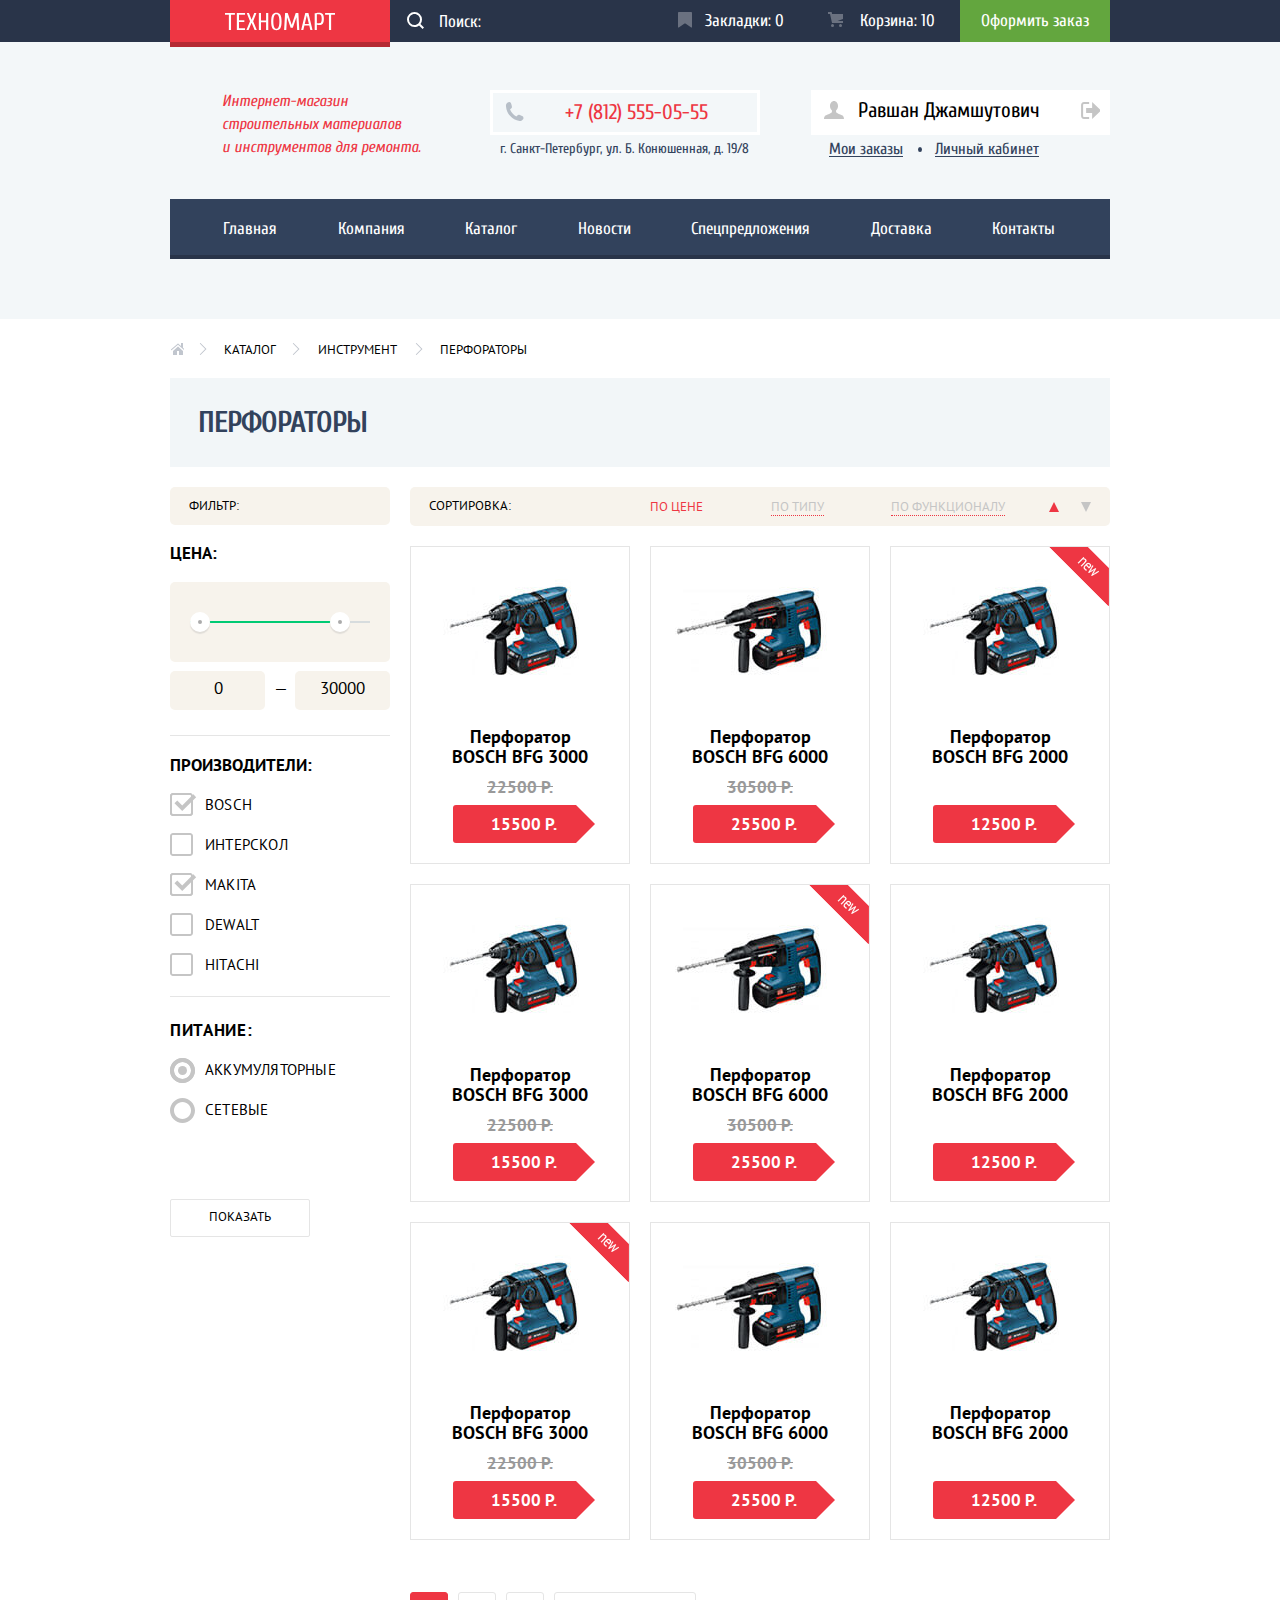
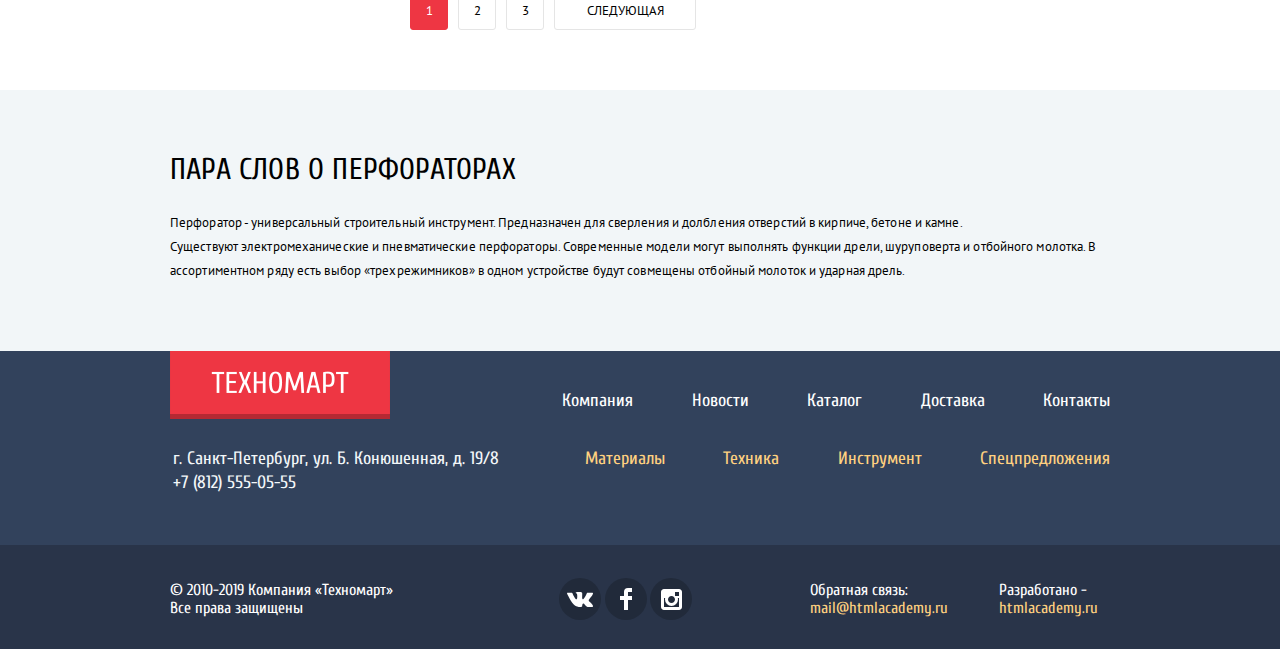
<file: catalog.html>
<!DOCTYPE html>
<html lang="ru">

<head>
    <meta charset="utf-8">
    <title>Каталог товаров интернет-магазин «Техномарт»</title>
    <link href="https://fonts.googleapis.com/css?family=Cuprum:400,400i,700&display=swap&subset=cyrillic" rel="stylesheet">
    <link href="https://fonts.googleapis.com/css?family=PT+Sans:400,400i,700,700i&display=swap&subset=cyrillic" rel="stylesheet">
    <link rel="stylesheet" href="css/normalize.css">
    <link rel="stylesheet" href="css/style.min.css">
</head>

<body>
    <header class="main-header">
        <section class="main-header-order">
            <div class="container-wrapper">
                <div class="container-order">
                    <div class="container-header-logo">
                        <a class="main-header-logo" href="index.html">
                            <img class="vissually-hidden" src="img/logo.png" width="220" height="47"
                                 alt="Логотип &laquo;Техномарт&raquo;">
                        </a>
                    </div>
                    <ul class="main-header-order-list">
                        <li class="main-header-order-item">
                            <form class="form-products" action="#" method="get">
                                <div class="product-search">
                                    <input type="search" name="search" placeholder="Поиск:" >
                                    <button class="product-search-btn" type="submit" value="Подтверждение поиска">Поиск</button>
                                </div>
                            </form>
                        </li>
                        <li class="main-header-order-item">
                            <a class="order-bookmark" href="#">
                                Закладки: 0
                            </a>
                        </li>
                        <li class="main-header-order-item">
                            <a class="order-cart" href="#">
                                Корзина: 10    
                            </a>                                
                        </li>
                        <li class="main-header-order-item">
                            <a class="place-order" href="#">
                                Оформить заказ
                            </a>  
                        </li>
                    </ul>
                </div>
            </div>
        </section>
        
        <section class="main-header-user-navigation">
            <div class="container-wrapper">
                <section class="header-user-account">
                    <section class="container-user-information">
                        <div class="site-description">
                            <i> Интернет-магазин
                                строительных материалов <br>
                                и инструментов для ремонта.</i>
                        </div>
                        <div class="site-phone">
                            <a href="tel:+78125550555">+7 (812) 555-05-55</a>
                            <address class="site-address">
                                г. Санкт-Петербург, ул. Б. Конюшенная, д. 19/8
                            </address>
                        </div>
                        <div class="user-name">
                            <a href="https://htmlacademy.ru/profile/id308327">                            
                                <p class="user-name-id">
                                    Равшан Джамшутович
                                </p>
                            </a>
                            <a href="index.html" class="logout-user" aria-label="Выход пользователя"></a>
                            <ul class="user-menu">
                                <li class="user-menu-item">
                                    <a href="#">Мои заказы</a>
                                </li>                               
                                <li class="user-menu-item">
                                    <a href="#">Личный кабинет</a>
                                </li>
                            </ul>
                        </div>
                    </section>
                    
                    <nav class="site-navigation">
                        <ul class="site-navigation-list">
                            <li class="site-navigation-item">
                                <a href="index.html">Главная</a>
                            </li>
                            <li class="site-navigation-item">
                                <a href="index.html#company">Компания</a>
                            </li>
                            <li class="site-navigation-item">
                                <a href="#">Каталог</a>
                            </li>
                            <li class="site-navigation-item">
                                <a href="index.html#news">Новости</a>
                            </li>
                            <li class="site-navigation-item">
                                <a href="index.html#popular">Спецпредложения</a>
                            </li>
                            <li class="site-navigation-item">
                                <a href="index.html#services">Доставка</a>
                            </li>
                            <li class="site-navigation-item">
                                <a href="index.html#contacts">Контакты</a>
                            </li>
                        </ul>
                    </nav>
                </section>
                
            </div>
        </section>
    </header>
                                <!-- Здесь заканчивается Header -->

    <main>
        <div class="container-wrapper"> 
            <ul class="breadcrumbs">
                <li class="breadcrumbs-item">
                    <a class="breadcrumbs-home" href="index.html">
                        <span class="vissually-hidden">Главная</span>
                    </a>
                </li>
                <li class="breadcrumbs-item">
                    <a href="catalog.html">Каталог</a>
                </li>
                <li class="breadcrumbs-item">
                    <a href="#">Инструмент</a>
                </li>
                <li class="breadcrumbs-current">
                    Перфораторы
                </li>
            </ul>
            <h1 class="page-title">Перфораторы</h1>
            <section class="container-page">
                <section class="page-filters">
                    <h2 class="vissually-hidden">Фильтр товаров</h2>
                    <p class="filters">Фильтр:</p>
                    <form action="https://echo.htmlacademy.ru" method="GET">
                        <fieldset>                            
                            <legend class="filter-price">Цена:</legend>
                            <div class="filter-range">
                                <div class="range-controls">
                                    <div class="scale">
                                        <div class="bar"></div>
                                        <div class="toogle toogle-min"></div>
                                        <div class="toogle toogle-max"></div>
                                    </div>
                                </div>
                                <div class="price-controls">
                                    <input class="min-price" type="text" name="min-price" value="0">
                                    <span> — </span>
                                    <input class="max-price" type="text" name="max-price" value="30000">
                                </div>
                            </div>
                        </fieldset>

                        <fieldset class="manufacturers">
                            <legend class="filter-manufacturers">Производители:</legend>
                                <ul class="filters-list-manufacturers">
                                    <li class="page-filters-item">
                                        <label class="label-filters">
                                            <input class="vissually-hidden" type="checkbox" name="Bosch" checked>
                                            <b class="checkbox">Bosch</b>
                                        </label>
                                    </li>
                                    <li class="page-filters-item">
                                        <label class="label-filters">
                                            <input class="vissually-hidden" type="checkbox" name="Interscol">
                                            <b class="checkbox">Интерскол</b>
                                        </label>
                                    </li>
                                    <li class="page-filters-item">
                                        <label class="label-filters">
                                            <input class="vissually-hidden" type="checkbox" name="Makita" checked>   
                                            <b class="checkbox">Makita</b>
                                        </label>
                                    </li>
                                    <li class="page-filters-item">
                                        <label class="label-filters">
                                            <input class="vissually-hidden" type="checkbox" name="Dewalt">                                            
                                            <b class="checkbox">Dewalt</b>
                                        </label>
                                    </li>
                                    <li class="page-filters-item">
                                        <label class="label-filters">
                                            <input class="vissually-hidden" type="checkbox" name="Hitachi">                                            
                                            <b class="checkbox">Hitachi</b>
                                        </label>
                                    </li>
                                </ul>
                        </fieldset>
                        <fieldset>
                            <legend class="filter-power">Питание:</legend>
                                <ul class="filters-list-power">
                                    <li class="page-filters-item">
                                        <label class="label-filters">
                                            <input class="vissually-hidden" type="radio" name="Power" value="Batery-power" checked>                                            
                                            <b class="radio">Аккумуляторные</b>
                                        </label>
                                    </li>
                                    <li class="page-filters-item">
                                        <label class="label-filters">
                                            <input class="vissually-hidden" type="radio" name="Power" value="AC-power" >                                            
                                            <b class="radio">Сетевые</b>
                                        </label>
                                    </li>
                                </ul>
                        </fieldset>
                        <button type="submit" class="filters-btn">Показать</button>
                    </form>
                </section>
                
                <section class="page-catalog">
                    <section class="sorting">
                        <p>Сортировка:</p>
                        <div class="sortting-wrapper">
                            <ul class="sorting-list">
                                <li class="sorting-item">
                                    <a class="sorting-link" href="sorting-price.html">По цене</a>    
                                </li>
                                <li class="sorting-item">
                                    <a class="sorting-link" href="sorting-type">По типу</a>
                                </li>
                                <li class="sorting-item">
                                    <a class="sorting-link" href="sorting-functionality">По функционалу</a>
                                </li>
                            </ul>
                                
                            <ul class="sorting-item-list">
                                <li class="sorting--item" aria-label="По возростанию">
                                    <a class="sorting--item-top" href="sorting-up.html">
                                        <span class="vissually-hidden">&#9650;</span>
                                    </a>
                                </li>
                                <li class="sorting--item" aria-label="По убыванию">
                                    <a class="sorting--item-down" href="sorting-down.html">
                                        <span class="vissually-hidden">&#9660;</span>
                                    </a>
                                </li>
                            </ul>
                        </div>
                    </section>   
                    <ul class="page-catalog-list">
                        <li class="page-catalog-item">
                            <img src="img/perf-1.jpg" width="218" height="170" alt="Перфоратор Bosch BFG 3000">
                            <p class="catalog-item-firm">
                                Перфоратор BOSCH                                
                                BFG 3000
                            </p>
                            <del class="catalog-item-price">22500 Р.</del>
                            <p class="catalog-item-new-price">15500 Р.</p>
                            <div class="container-buy-bookmark">
                                <a class="page-catalog-buy" href="#">Купить</a>
                                <button type="submit" class="page-catalog-btn">В закладки</button>
                            </div>
                        </li>
                        <li class="page-catalog-item">
                            <img src="img/perf-2.jpg" width="218" height="170" alt="Перфоратор Bosch BFG 6000">
                            <p class="catalog-item-firm">
                                Перфоратор BOSCH
                                BFG 6000
                            </p>
                            <del class="catalog-item-price">30500 Р.</del>
                            <p class="catalog-item-new-price">25500 Р.</p>
                            <div class="container-buy-bookmark">
                                <a class="page-catalog-buy" href="#">Купить</a>
                                <button type="submit" class="page-catalog-btn">В закладки</button>
                            </div>
                        </li>
                        <li class="page-catalog-item">
                            <div class="item-new">
                                <img src="img/perf-1.jpg" width="218" height="170" alt="Перфоратор Bosch BFG 2000">
                                <p class="catalog-item-firm">
                                    Перфоратор BOSCH
                                    BFG 2000
                                </p>
                                <p class="catalog-item-new-price">12500 Р.</p>
                                <div class="container-buy-bookmark">
                                    <a class="page-catalog-buy" href="#">Купить</a>
                                    <button type="submit" class="page-catalog-btn">В закладки</button>
                                </div>
                            </div>
                        </li>
                        <li class="page-catalog-item">
                            <img src="img/perf-1.jpg" width="218" height="170" alt="Перфоратор Bosch BFG 3000">
                            <p class="catalog-item-firm">
                                Перфоратор BOSCH
                                BFG 3000
                            </p>
                            <del class="catalog-item-price">22500 Р.</del>
                            <p class="catalog-item-new-price">15500 Р.</p>
                            <div class="container-buy-bookmark">
                                <a class="page-catalog-buy" href="#">Купить</a>
                                <button type="submit" class="page-catalog-btn">В закладки</button>
                            </div>
                        </li>
                        <li class="page-catalog-item">
                            <div class="item-new">
                                <img src="img/perf-2.jpg" width="218" height="170" alt="Перфоратор Bosch BFG 6000">
                                <p class="catalog-item-firm">
                                    Перфоратор BOSCH
                                    BFG 6000
                                </p>
                                <del class="catalog-item-price">30500 Р.</del>
                                <p class="catalog-item-new-price">25500 Р.</p>
                                <div class="container-buy-bookmark">
                                    <a class="page-catalog-buy" href="#">Купить</a>
                                    <button type="submit" class="page-catalog-btn">В закладки</button>
                                </div>
                            </div>
                        </li>
                        <li class="page-catalog-item">
                            <img src="img/perf-1.jpg" width="218" height="170" alt="Перфоратор Bosch BFG 2000">
                            <p class="catalog-item-firm">
                                Перфоратор BOSCH
                                BFG 2000
                            </p>
                            <p class="catalog-item-new-price">12500 Р.</p>
                            <div class="container-buy-bookmark">
                                <a class="page-catalog-buy" href="#">Купить</a>
                                <button type="submit" class="page-catalog-btn">В закладки</button>
                            </div>
                        </li>
                        <li class="page-catalog-item">
                            <div class="item-new">
                                <img src="img/perf-1.jpg" width="218" height="170" alt="Перфоратор Bosch BFG 3000">
                                <p class="catalog-item-firm">
                                    Перфоратор BOSCH
                                    BFG 3000
                                </p>
                                <del class="catalog-item-price">22500 Р.</del>
                                <p class="catalog-item-new-price">15500 Р.</p>
                                <div class="container-buy-bookmark">
                                    <a class="page-catalog-buy" href="#">Купить</a>
                                    <button type="submit" class="page-catalog-btn">В закладки</button>
                                </div>
                            </div>
                        </li>
                        <li class="page-catalog-item">
                            <img src="img/perf-2.jpg" width="218" height="170" alt="Перфоратор Bosch BFG 6000">
                            <p class="catalog-item-firm">
                                Перфоратор BOSCH
                                BFG 6000
                            </p>
                            <del class="catalog-item-price">30500 Р.</del>
                            <p class="catalog-item-new-price">25500 Р.</p>
                            <div class="container-buy-bookmark">
                                <a class="page-catalog-buy" href="#">Купить</a>
                                <button type="submit" class="page-catalog-btn">В закладки</button>
                            </div>
                        </li>
                        <li class="page-catalog-item">
                            <img src="img/perf-1.jpg" width="218" height="170" alt="Перфоратор Bosch BFG 2000">
                            <p class="catalog-item-firm">
                                Перфоратор BOSCH
                                BFG 2000
                            </p>
                            <p class="catalog-item-new-price">12500 Р.</p>
                            <div class="container-buy-bookmark">
                                <a class="page-catalog-buy" href="#">Купить</a>
                                <button type="submit" class="page-catalog-btn">В закладки</button>
                            </div>
                        </li>
                    </ul>
                </section>
            </section>
            <section class="pagination-catalog">
                <ul class="pagination-list">
                    <li class="pagination-item pagination-active">
                        <a >1</a>
                    </li>
                    <li class="pagination-item">
                        <a href="#">2</a>
                    </li>
                    <li class="pagination-item">
                        <a href="#">3</a>
                    </li>
                    <li class="pagination-item">
                        <a href="#">Следующая</a>
                    </li>
                </ul>
            </section>
    
            <!-- Форма добавления в корзину -->

            <div class="container-catalog-modal">
                <section class="catalog-modal">
                    <h1 class="vissually-hidden">Форма добавления в корзину!</h1>
                    <form action="#" method="get">
                        <div class="catalog-modal-confirm">
                            <img src="img/form-modal.png" width="66" height="66" alt="Подтверждение добавления товара">
                            <h2>Товар добавлен в корзину!</h2>
                        </div>
                        <div class="catalog-modal-btns">
                            <button class="modal-order-btn" type="submit" aria-label="Кнопка оформить заказа">Оформить заказ</button> 
                            <a class="modal-shoping-btn" href="catalog.html">Продолжить покупки</a>
                        </div>
                    </form>
                    <button class="modal-close modal-close-buy" type="button" >
                        <span class="vissually-hidden">Закрыть</span>
                    </button>
                </section>
            </div>
        </div>
        <section class="about-product">
            <div class="container-wrapper">
                <h2 class="about-tools">Пара слов о перфораторах</h2>
                <p class="tools-blog">
                    Перфоратор - универсальный строительный инструмент. Предназначен для сверления и долбления отверстий в кирпиче,
                    бетоне и камне.<br> 
                    Существуют электромеханические и пневматические перфораторы. Современные модели могут выполнять
                    функции дрели, шуруповерта и отбойного молотка. В ассортиментном ряду есть выбор &laquo;трехрежимников&raquo;
                    в одном устройстве будут совмещены отбойный молоток и ударная дрель.
                </p>
            </div>
        </section>
    </main>
                            <!-- Здесь заканчивается Main -->
    
    <footer class="main-footer">
        <section class="main-footer-up">
            <div class="container-wrapper">
                <div class="container-navigation-list">
                    <div>
                        <a href="index.html">
                            <img src="img/logo-footer.png" width="220" height="68" alt="Логотип Техномарт">
                        </a>
                    </div> 
                    <ul class="main-footer-navigation-list">
                        <li class="main-footer-navigation-item">
                            <a href="#">Компания</a>
                        </li>
                        <li class="main-footer-navigation-item">
                            <a href="#">Новости</a>
                        </li>
                        <li class="main-footer-navigation-item">
                            <a href="#">Каталог</a>
                        </li>
                        <li class="main-footer-navigation-item">
                            <a href="#">Доставка</a>
                        </li>
                        <li class="main-footer-navigation-item">
                            <a href="#">Контакты</a>
                        </li>
                    </ul>
                </div>
                <div class="container-shop-list">
                    <div class="container-address">
                        <address class="footer-address">
                            г. Санкт-Петербург, ул. Б. Конюшенная, д. 19/8
                        </address>
                        <a class="footer-phone" href="tel:+78125550505"> +7 (812) 555-05-55</a>
                    </div>
                    <ul class="main-footer-shop-list">
                        <li class="main-footer-shop-item">
                            <a href="#">Материалы</a>
                        </li>
                        <li class="main-footer-shop-item">
                            <a href="#">Техника</a>
                        </li>
                        <li class="main-footer-shop-item">
                            <a href="#">Инструмент</a>
                        </li>
                        <li class="main-footer-shop-item">
                            <a href="#">Спецпредложения</a>
                        </li>
                    </ul>
                </div>
            </div>
        </section>
        <section class="main-footer-down">
            <div class="container-wrapper">
                <div class="container-copyright">
                    <div class="container-copyright-social">
                        <p class="main-footer-copyright">
                            &copy; 2010-2019 Компания &laquo;Техномарт&raquo;
                            Все права защищены
                        </p>
                    
                        <div class="main-footer-social">
                            <ul class="main-footer-social-list">
                                <li class="social-item">
                                    <a href="#" class="social-button social-button-vk" aria-label="Социальная сеть Вконтакте"></a>
                                </li>
                                <li class="social-item">
                                    <a href="#" class="social-button social-button-fb" aria-label="Социальная сеть Фейсбук"></a>
                                </li>
                                <li class="social-item">
                                    <a href="#" class="social-button social-button-insta" aria-label="Социальная сеть Инстаграмм">
                                    </a>
                                </li>
                            </ul>
                        </div>
                    </div>
                    
                    <div class="container-feedback">
                        <p class="feedback"> Обратная связь:
                            <a href="mailto:mail@htmlacademy">mail@htmlacademy.ru</a>
                        </p>
                        <p class="feedback feedback-develop"> Разработано -
                            <a href="https://htmlacademy.ru/intensive/htmlcss">htmlacademy.ru</a>
                        </p>
                    </div>
                </div>
            </div>
        </section>
    </footer>

    <script src="js/catalog.min.js">        
    </script>
</body>
</html>
</file>
<file: css/style.min.css>
html{-webkit-box-sizing:border-box;box-sizing:border-box}body{font-family:"Cuprum",Arial,sans-serif;font-size:17px;line-height:18px;font-weight:400;color:#000;background-color:#fff}*,::before,::after{-webkit-box-sizing:inherit;box-sizing:inherit}a{text-decoration:none}.vissually-hidden{position:absolute;width:1px;height:1px;margin:-1px;border:0;padding:0;clip:rect(0 0 0 0);overflow:hidden}.main-header-order{background-color:#293449;min-width:960px}.container-wrapper{width:960px;padding:0 10px;margin:0 auto}.container-order{display:-webkit-box;display:-ms-flexbox;display:flex;-webkit-box-pack:justify;-ms-flex-pack:justify;justify-content:space-between}.container-header-logo{min-height:42px;min-width:220px;background-color:#ee3643;-webkit-box-shadow:0 5px 0 0 #b52933;box-shadow:0 5px 0 0 #b52933}.container-header-logo:hover{background-color:#ca2c37}.container-header-logo:active{background-color:#ba2732}.main-header-logo{display:block;width:100%;min-height:42px;position:relative;color:#fff}.main-header-logo::before{content:"";position:absolute;width:220px;height:42px;background-image:url(../img/logo-technomart.svg);background-repeat:no-repeat;background-position:center}.form-products{height:100%}.product-search{height:100%;position:relative}.product-search-btn{border:0;padding:0;font-size:0;top:12px;left:17px;width:17px;height:17px;cursor:pointer;background-color:transparent;background-image:url(../img/icon-search.svg);position:absolute}.form-products input[type=search]:focus+.product-search-btn{background-image:url(../img/icon-search-red.svg)}.form-products input[type=search]{border:0;padding:0;padding-left:49px;background:0 0;height:100%;width:270px;color:#fff}.form-products input[type=search]:focus{color:#000}.form-products input[type=search]::-webkit-input-placeholder{font-size:17px;color:#fff}.form-products input[type=search]::-webkit-search-cancel-button{-webkit-appearance:none}.form-products input[type=search]:focus{background-color:#fff}.main-header-order-list{display:-webkit-box;display:-ms-flexbox;display:flex;-webkit-box-pack:end;-ms-flex-pack:end;justify-content:flex-end;-ms-flex-wrap:wrap;flex-wrap:wrap;padding:0;margin:0;list-style:none;color:#fff}.main-header-order-item:first-child{margin-right:auto;width:270px;padding:0}.main-header-order-item{width:150px;display:-webkit-box;display:-ms-flexbox;display:flex}.main-header-order-item:hover{background-color:#212a3a}.main-header-order-item:active:not(:first-child){background-color:#161d29}.main-header-order-item a{width:100%;padding-top:12px;padding-bottom:12px;color:#fff}.main-header-order-item a:active{opacity:.6}.order-bookmark,.order-cart{position:relative}.order-cart{padding-left:50px}.order-bookmark{padding-left:45px}.order-bookmark::before{content:" ";position:absolute;width:14px;height:16px;left:18px;background-image:url(../img/icon-bookmark.svg);background-repeat:no-repeat;opacity:.3}.order-cart::before{content:" ";position:absolute;width:15px;height:15px;left:18px;background-image:url(../img/icon-cart.svg);background-repeat:no-repeat;opacity:.3}.order-cart:hover::before,.order-bookmark:hover::before{opacity:1}.order-cart:hover:active::before,.order-bookmark:hover:active::before{opacity:.3}.place-order{padding-left:21px;background-color:#63a63e}.place-order:hover:last-child{background-color:#5fbb2d}.place-order:active:last-child{background-color:#518534}.main-header-user-navigation{min-width:960px;background-color:#f3f7f9}.header-user-account{padding:48px 0 60px}.container-user-information{display:-webkit-box;display:-ms-flexbox;display:flex;padding-bottom:38px}.user-navigation{width:300px}.site-description{width:320px;font-size:16px;line-height:23px;color:#ee3643;padding-left:52px;display:-webkit-box;display:-ms-flexbox;display:flex}.site-description i{width:199px}.site-phone{width:270px;margin-right:auto;display:-webkit-box;display:-ms-flexbox;display:flex;-webkit-box-orient:vertical;-webkit-box-direction:normal;-ms-flex-direction:column;flex-direction:column}.site-phone a{display:block;width:100%;color:#ee3643;font-size:21px;line-height:21px;-webkit-box-shadow:inset 0 0 0 3px #fff;box-shadow:inset 0 0 0 3px #fff;padding:12px 0 12px 75px;position:relative}.site-phone a::before{content:" ";position:absolute;width:19px;height:19px;left:15px;background-image:url(../img/icon-phone.svg);background-repeat:no-repeat}.site-address{font-style:inherit;color:#32425c;font-size:14px;line-height:24px;padding-top:2px;padding-left:10px}.user-navigation-list{list-style:none;padding:0;margin:0;display:-webkit-box;display:-ms-flexbox;display:flex;-webkit-box-pack:end;-ms-flex-pack:end;justify-content:flex-end}.user-navigation-signin{padding:11px 24px 9px;background-color:#fff}.user-navigation-login{width:121px;padding-left:14px;padding-top:12px;margin-right:10px;background-color:#fff}.user-navigation-login a,.user-navigation-signin a{color:#000;font-size:21px}.user-navigation-login a{padding-left:35px;position:relative}.user-navigation-login a:before{content:" ";width:20px;height:17px;position:absolute;left:0;background-image:url(../img/icon-login.svg)}.user-navigation-login a:hover:before{background-image:url(../img/icon-login-dark.svg)}.user-navigation-login a:hover,.user-navigation-signin a:hover{color:#ee3643}.user-navigation-login a:active,.user-navigation-signin a:active{opacity:.3}.site-navigation{min-width:940px}.site-navigation-list{width:940px;display:-webkit-box;display:-ms-flexbox;display:flex;-webkit-box-pack:justify;-ms-flex-pack:justify;justify-content:space-between;-ms-flex-wrap:wrap;flex-wrap:wrap;margin:0;padding:0;list-style:none;background-color:#32425c;-webkit-box-shadow:inset 0 -5px 0 -1px #293449;box-shadow:inset 0 -5px 0 -1px #293449}.site-navigation-item{display:-webkit-box;display:-ms-flexbox;display:flex;-webkit-box-pack:justify;-ms-flex-pack:justify;justify-content:space-between}.site-navigation-item a{padding:21px 30px;font-size:17px;color:#fff;background-color:#32425c;-webkit-box-shadow:inset 0 -5px 0 -1px #293449;box-shadow:inset 0 -5px 0 -1px #293449}.site-navigation-item:first-child a{padding-left:53px}.site-navigation-item:last-child a{padding-right:55px}.site-navigation-item a:hover{background-color:#293449}.site-navigation-item a:focus{background-color:#293449}.site-navigation-item a:active{color:rgba(255,255,255,.5)}.our-products{padding-top:59px;padding-bottom:53px;width:100%}.our-product-list{margin:0;margin-bottom:20px;padding:0;list-style:none;width:100%;display:-webkit-box;display:-ms-flexbox;display:flex;-ms-flex-wrap:wrap;flex-wrap:wrap;-webkit-box-pack:justify;-ms-flex-pack:justify;justify-content:space-between}.our-product-item,.discount-services-item{width:300px;position:relative}.our-product-item:first-child{background-color:#ffbf47}.container-item b{font-size:24px;color:#fff;line-height:30px;margin-bottom:13px}.container-item{display:-webkit-box;display:-ms-flexbox;display:flex;-webkit-box-orient:vertical;-webkit-box-direction:normal;-ms-flex-direction:column;flex-direction:column;padding:21px 0 21px 23px}.product-item-btn{margin-left:2px;width:135px;color:#fff;text-transform:uppercase;font-size:14px;text-align:center;padding:10px 0 10px;background-color:rgba(0,0,0,.1);border-radius:3px}.product-item-btn:hover{background-color:rgba(0,0,0,.2)}.product-item-btn:active{background-color:rgba(0,0,0,.3)}.our-product-item:first-child::before{content:url(../img/flag-new.png);position:absolute;right:0;background-color:#ffbf47}.our-product-item:first-child::after{content:url(../img/icon-1.svg);position:absolute;top:31px;right:43px}.our-product-item:nth-child(2){background-color:#3bbce3}.our-product-item:nth-child(2)::after{content:url(../img/icon-2.svg);position:absolute;top:33px;right:28px}.our-product-item:nth-child(3){background-color:#dc91d8}.our-product-item:nth-child(3)::after{content:url(../img/icon-3.svg);position:absolute;top:31px;right:31px}.slider-discount-services{margin:0;padding:0;list-style:none;display:-webkit-box;display:-ms-flexbox;display:flex;-ms-flex-wrap:wrap;flex-wrap:wrap;-webkit-box-pack:justify;-ms-flex-pack:justify;justify-content:space-between}.slider-list{width:620px;position:relative}.slide-perforator{width:100%;position:absolute;background-color:#e4d1bc;background-image:url(../img/slaider-1.jpg);background-repeat:no-repeat;z-index:1}.slide-drill{width:100%;position:absolute;background-color:#9d7168;background-image:url(../img/slaider-2.jpg);background-repeat:no-repeat;z-index:2}.slider-items{padding:24px 24px 22px;display:-webkit-box;display:-ms-flexbox;display:flex;-webkit-box-orient:vertical;-webkit-box-direction:normal;-ms-flex-direction:column;flex-direction:column}.slider-title{margin:0;margin-bottom:2px;font-size:36px;line-height:36px;color:#fff;text-transform:uppercase;font-weight:700}.slider-items b{margin-bottom:28px;font-size:18px;font-weight:400;line-height:24px;color:#fff}.slider-btns{margin-bottom:52px;display:-webkit-box;display:-ms-flexbox;display:flex;-webkit-box-pack:justify;-ms-flex-pack:justify;justify-content:space-between}.slider-previous,.slider-next{width:22px;height:40px}.open-btn{padding:11px 0 9px 50px;width:195px;font-size:14px;text-transform:uppercase;background-color:#ee3643;color:#fff;border-radius:3px}.open-btn:hover{background-color:#ca2c37}.open-btn:active{background-color:#ba2732}.open-indicator{width:300px;display:-webkit-box;display:-ms-flexbox;display:flex;-webkit-box-pack:justify;-ms-flex-pack:justify;justify-content:space-between}.slider-indicator{padding:0;margin:0;width:30px;list-style:none;display:-webkit-box;display:-ms-flexbox;display:flex;-webkit-box-pack:justify;-ms-flex-pack:justify;justify-content:space-between;-webkit-box-align:center;-ms-flex-align:center;align-items:center}.slider-indicator-item{position:relative;width:10px;height:10px;border-radius:50%;background-color:#fff}.indicator-current:before{content:"";position:absolute;top:2px;left:2px;width:6px;height:6px;border-radius:50%;background-color:#ee3643}.discount-services{height:266px;width:300px;display:-webkit-box;display:-ms-flexbox;display:flex}.discount-services-list{padding:0;margin:0;list-style:none;display:-webkit-box;display:-ms-flexbox;display:flex;-webkit-box-orient:vertical;-webkit-box-direction:normal;-ms-flex-direction:column;flex-direction:column;-webkit-box-pack:justify;-ms-flex-pack:justify;justify-content:space-between}.discount-services-item:first-child{background-color:#8ed78f}.discount-services-item:first-child::after{content:url(../img/icon-4.svg);position:absolute;top:26px;right:45px}.discount-services-item:nth-child(2){background-color:#ffc047}.discount-services-item:nth-child(2)::after{content:url(../img/icon-5.svg);position:absolute;top:32px;right:31px}.container-popular{padding:25px 24px 27px 28px;margin-bottom:20px;background-color:#f9f5f0;display:-webkit-box;display:-ms-flexbox;display:flex;-webkit-box-pack:justify;-ms-flex-pack:justify;justify-content:space-between;-webkit-box-align:center;-ms-flex-align:center;align-items:center}.popular-product,.popular-manufacturers{margin:0;padding-top:2px;font-size:30px;text-transform:uppercase;line-height:30px;color:#32425c;font-weight:400}.all-product-btn{padding:11px 0 9px;width:253px;font-size:14px;text-align:center;text-transform:uppercase;background-color:#ee3643;color:#fff;border-radius:3px}.all-product-btn:hover,.all-product-btn:hover,.application-btn:hover{background-color:#ca2c37}.all-product-btn:active,.all-product-btn:active,.application-btn:active{background-color:#ba2732}.popular-list{font-family:"PT Sans",Arial,sans-serif}.popular-manufacturers-list{padding:0;margin:0;margin-bottom:63px;list-style:none;width:100%;display:-webkit-box;display:-ms-flexbox;display:flex;-ms-flex-wrap:wrap;flex-wrap:wrap;-webkit-box-pack:justify;-ms-flex-pack:justify;justify-content:space-between}.popular-manufacturers-item{margin-bottom:20px;width:220px;min-height:145px;height:145px;border:1px solid #eaeaea}.popular-manufacturers-item a{display:-webkit-box;display:-ms-flexbox;display:flex;width:100%;min-height:100%;height:100%;-webkit-box-align:center;-ms-flex-align:center;align-items:center;-ms-flex-pack:distribute;justify-content:space-around}.popular-manufacturers-item:nth-child(2) a,.popular-manufacturers-item:nth-child(3) a{padding-bottom:4px}.popular-manufacturers-item:nth-child(4) a{padding-bottom:13px}.popular-manufacturers-item:nth-child(5) a{padding-top:1px;padding-left:4px}.popular-manufacturers-item:nth-child(8) a{padding-left:2px;padding-bottom:6px}.popular-manufacturers-item:hover{-webkit-box-shadow:0 10px 25px 0 rgba(41,52,73,.5);box-shadow:0 10px 25px 0 rgba(41,52,73,.5)}.popular-manufacturers-item:active{-webkit-box-shadow:0 4px 10px 0 rgba(41,52,73,.5);box-shadow:0 4px 10px 0 rgba(41,52,73,.5);opacity:.3}.services{min-width:960px;padding:0;padding-top:66px;background-color:#f4f8f9}.services-title{margin:0;margin-bottom:27px;font-size:30px;line-height:30px;font-weight:400;text-transform:uppercase}.services-description{margin:0;margin-bottom:70px;font-family:"PT Sans",Arial,sans-serif;width:400px;font-size:13px;line-height:24px}.container-services{width:100%;display:-webkit-box;display:-ms-flexbox;display:flex;-webkit-box-pack:justify;-ms-flex-pack:justify;justify-content:space-between;padding-bottom:99px}.services-list{padding:0;margin:0;list-style:none;position:relative}.services-list:before{position:absolute;content:url(../img/services-shadow.png);top:-48px;right:0}.services-item{width:240px;display:-webkit-box;display:-ms-flexbox;display:flex;font-size:21px;line-height:30px;font-weight:700}.services-item a{width:100%;padding-left:22px;padding-top:13px;padding-bottom:17px;color:#fff;display:-webkit-box;display:-ms-flexbox;display:flex;background-color:#32425c;border-bottom:1px solid #293449;-webkit-box-shadow:inset 0 1px 0 1px #405069;box-shadow:inset 0 1px 0 1px #405069}.services-item .delivery-link{color:#32425c;background-color:#fff;border-bottom:1px solid #fff;-webkit-box-shadow:none;box-shadow:none}.services-item .delivery-link:hover{background-color:transparent}.container-service-dl{width:620px;position:relative}.description-services-list{margin:0;width:100%;top:0;background-color:#f4f8f9}.description-services-list:before{position:absolute;right:0}.delivery::before{content:url(../img/delivery.png);top:21px}.guarantee::before{content:url(../img/guarantee.png)}.credit::before{content:url(../img/credit.png)}.term-list{margin-bottom:28px;font-size:36px;line-height:30px;text-transform:uppercase;color:#32425c;letter-spacing:.5px}.term-item{margin:0;padding-bottom:25px;font-family:"PT Sans",Arial,sans-serif;font-size:13px;line-height:24px}.guarantee .term-item{padding:0}.delivery-term,.credit-term{width:280px}.guarantee-term{width:375px}.services-item a:hover{background-color:#293449}.services-item a:focus{color:#32425c;background-color:#fff;border-bottom:1px solid #fff;-webkit-box-shadow:none;box-shadow:none}.send-application{margin:0}.application-btn{display:block;padding:10px 0;width:195px;font-size:14px;text-align:center;text-transform:uppercase;background-color:#ee3643;color:#fff;border-radius:3px}.info-about-us{display:-webkit-box;display:-ms-flexbox;display:flex;-webkit-box-pack:justify;-ms-flex-pack:justify;justify-content:space-between;padding:80px 0 85px;position:relative}.site-about-company{width:540px}.site-contacts{width:300px}.site-title{font-size:30px;line-height:30px;font-weight:400;margin:0;text-transform:uppercase}.description-about-company,.description-about-company-delivery,.description-contacts{font-family:"PT Sans",Arial,sans-serif;font-size:13px;line-height:24px;margin-top:26px;font-weight:400}.description-about-company{width:520px;letter-spacing:.1px}.description-about-company-delivery{margin-top:24px;width:387px}.description-contacts{width:180px}.transport-company{padding:0;margin:20px 0 36px;font-size:18px;line-height:20px;list-style:none}.transport-company-item{padding-left:36px;margin-bottom:20px;position:relative}.transport-company-item:last-child{margin:0}.transport-company-item::before{position:absolute;content:"";width:25px;height:2px;top:9px;left:0;background-color:#ee3643}.site-contacts-map{display:block;margin:31px 0 36px}.btn-about-company,.btn-site-contacts{display:block;font-size:14px;background-color:#ee3643;border-radius:3px;text-transform:uppercase;color:#fff}.btn-about-company{width:220px;padding:11px 0 9px 41px}.btn-site-contacts{width:300px;padding:11px 0 9px 65px}.btn-about-company:hover,.btn-site-contacts:hover{background-color:#ca2c37}.btn-about-company:active,.btn-site-contacts:active{background-color:#ba2732}.container-modal-write{display:none;position:fixed;top:50px;bottom:200px;left:50%;margin-left:-310px;z-index:10}.modal-write{width:620px;background-color:#fff;-webkit-box-shadow:0 20px 40px rgba(41,52,73,.75),inset 0 8px 1px -1px #ee3643;box-shadow:0 20px 40px rgba(41,52,73,.75),inset 0 8px 1px -1px #ee3643;position:relative}.modal-feedback{display:-webkit-box;display:-ms-flexbox;display:flex;-webkit-box-orient:vertical;-webkit-box-direction:normal;-ms-flex-direction:column;flex-direction:column}.container-modal-feedback{padding:53px 80px 37px;display:-webkit-box;display:-ms-flexbox;display:flex;-ms-flex-wrap:wrap;flex-wrap:wrap;-webkit-box-pack:justify;-ms-flex-pack:justify;justify-content:space-between}.label-modal-write{width:220px;display:-webkit-box;display:-ms-flexbox;display:flex;-webkit-box-orient:vertical;-webkit-box-direction:normal;-ms-flex-direction:column;flex-direction:column}.label-modal-write:nth-child(3){margin-top:18px;-webkit-box-flex:1;-ms-flex-positive:1;flex-grow:1}.label-modal-write b{font-size:18px;font-weight:400}.label-modal-write input,.label-modal-write textarea{padding:7px 0 8px 13px;;margin-top:11px;border:2px solid #dee3e4;border-radius:3px;resize:none}.label-modal-write textarea{height:114px}.label-modal-write input::-webkit-input-placeholder,.label-modal-write textarea::-webkit-input-placeholder{font-family:"PT Sans",Arial,sans-serif;font-size:13px;color:#a9a9a9}.label-modal-write input:-ms-input-placeholder,.label-modal-write textarea:-ms-input-placeholder{font-family:"PT Sans",Arial,sans-serif;font-size:13px;color:#a9a9a9}.label-modal-write input::-ms-input-placeholder,.label-modal-write textarea::-ms-input-placeholder{font-family:"PT Sans",Arial,sans-serif;font-size:13px;color:#a9a9a9}.label-modal-write input::placeholder,.label-modal-write textarea::placeholder{font-family:"PT Sans",Arial,sans-serif;font-size:13px;color:#a9a9a9}.label-modal-write input:hover,.label-modal-write textarea:hover{border-color:#b5b5b5}.label-modal-write input:focus,.label-modal-write textarea:focus{border-color:#ee3643;outline:0}.modal-write-container-btn{width:100%;padding:37px 80px;background-color:#f4f4f4}.modal-write-btn{width:100%;border:0;background-color:#ee3643;color:#fff;font-size:14px;padding:10px 0 12px;border-radius:3px;text-transform:uppercase}.modal-write-btn:hover{background-color:#b22832}.modal-close{width:21px;height:21px;top:16px;right:9px;border:0;cursor:pointer;background-color:transparent;position:absolute;background-image:url(../img/icon-close-red.svg)}.modal-map{display:none;position:fixed;top:10%;left:50%;margin-left:-470px;-webkit-box-shadow:0 20px 40px rgba(41,52,73,.75);box-shadow:0 20px 40px rgba(41,52,73,.75);z-index:10}.container-modal-map{height:447px}.main-footer{min-width:960px;background-color:#32425c}.main-footer-down{background-color:#293449}.container-navigation-list{display:-webkit-box;display:-ms-flexbox;display:flex;-webkit-box-pack:justify;-ms-flex-pack:justify;justify-content:space-between;-webkit-box-align:center;-ms-flex-align:center;align-items:center;-ms-flex-wrap:wrap;flex-wrap:wrap}.main-footer-navigation-list,.main-footer-shop-list{display:-webkit-box;display:-ms-flexbox;display:flex;-webkit-box-pack:justify;-ms-flex-pack:justify;justify-content:space-between;-ms-flex-wrap:wrap;flex-wrap:wrap;margin:0;padding:0;list-style:none}.main-footer-navigation-list a:hover,.main-footer-shop-list a:hover{text-decoration:underline}.main-footer-navigation-list a:active,.main-footer-shop-list a:active{opacity:.5}.main-footer-navigation-list{width:548px;padding-top:27px}.container-shop-list{display:-webkit-box;display:-ms-flexbox;display:flex;-webkit-box-pack:justify;-ms-flex-pack:justify;justify-content:space-between;-ms-flex-wrap:wrap;flex-wrap:wrap;-webkit-box-align:baseline;-ms-flex-align:baseline;align-items:baseline;margin:24px 0 50px;padding-left:3px}.main-footer-shop-list{-webkit-box-align:baseline;-ms-flex-align:baseline;align-items:baseline;width:525px}.main-footer-navigation-item a{font-size:18px;color:#fff}.footer-address,.footer-phone{font-style:inherit;font-size:18px;line-height:24px;color:#f3f7f9}.main-footer-shop-item a{font-size:18px;color:#ffd180}.main-footer-copyright{width:235px;font-size:16px;line-height:18px;color:#fff;margin:0}.container-copyright{display:-webkit-box;display:-ms-flexbox;display:flex;-webkit-box-align:center;-ms-flex-align:center;align-items:center;-webkit-box-pack:justify;-ms-flex-pack:justify;justify-content:space-between;-ms-flex-wrap:wrap;flex-wrap:wrap;padding:33px 0 29px}.container-copyright-social{display:-webkit-box;display:-ms-flexbox;display:flex;width:522px;-webkit-box-align:center;-ms-flex-align:center;align-items:center;-webkit-box-pack:justify;-ms-flex-pack:justify;justify-content:space-between;-ms-flex-wrap:wrap;flex-wrap:wrap}.main-footer-social-list{padding:0;margin:0;width:133px;list-style:none;display:-webkit-box;display:-ms-flexbox;display:flex;-webkit-box-pack:justify;-ms-flex-pack:justify;justify-content:space-between;-ms-flex-wrap:wrap;flex-wrap:wrap}.social-item a{display:block;height:42px;width:42px;background-color:#212a3a;border-radius:50%}.social-item a:hover{background-color:#ee3643}.social-item a:active{background-color:#ee3643}.social-button{background-repeat:no-repeat;background-position:center}.social-button-vk{background-image:url(../img/icon-vk.svg)}.social-button-fb{background-image:url(../img/icon-fb.svg)}.social-button-insta{background-image:url(../img/icon-insta.svg)}.container-feedback{display:-webkit-box;display:-ms-flexbox;display:flex;width:300px;-webkit-box-pack:justify;-ms-flex-pack:justify;justify-content:space-between;-ms-flex-wrap:wrap;flex-wrap:wrap}.feedback{width:140px;margin:0;font-size:16px;line-height:18px;color:#fff}.feedback-develop{width:111px}.feedback a{color:#ffd180}.feedback a:hover{text-decoration:underline}.feedback a:active{color:#ee3643}.user-name{width:299px;position:relative}.user-name a{font-size:21px;color:#000}.user-name-id{margin:0;padding:11px 47px 16px;background-color:#fff}.user-name-id a:active{color:#c5c5c5}.user-name-id::before{content:" ";position:absolute;width:20px;height:18px;left:13px;background-image:url(../img/icon-user.svg);background-repeat:no-repeat}.user-name-id:hover::before{background-image:url(../img/icon-user-dark.svg)}.user-name-id:active::before{background-image:url(../img/icon-user.svg)}.logout-user{position:absolute;width:20px;height:17px;top:12px;right:10px;background-image:url(../img/icon-logout.svg);background-repeat:no-repeat}.logout-user:hover{background-image:url(../img/icon-logout-dark.svg)}.logout-user:active{background-image:url(../img/icon-logout.svg)}.user-menu{margin:0;padding:0;padding-top:5px;width:228px;list-style:none;display:-webkit-box;display:-ms-flexbox;display:flex;-webkit-box-pack:justify;-ms-flex-pack:justify;justify-content:space-between}.user-menu-item{padding-left:18px}.user-menu-item:nth-child(2){padding-left:17px;position:relative}.user-menu-item:nth-child(2)::before{content:" ";position:absolute;width:4px;height:5px;top:7px;left:0;background-color:#32425c;border-radius:50%}.user-menu-item a{color:#32425c;font-size:16px;position:relative}.user-menu-item a::after{position:absolute;content:" ";height:1px;width:100%;bottom:1px;left:0;border-bottom:1px solid #32425c}.user-menu-item a:hover,.user-menu-item a:hover::after{color:#ee3643;border-color:#ee3643}.user-menu-item a:active,.user-menu-item a:active::after{color:#c5c5c5;border-color:#c5c5c5}.breadcrumbs{width:357px;margin:0;padding:22px 0 19px;font-family:"PT Sans",Arial,sans-serif;font-size:13px;text-transform:uppercase;list-style:none;display:-webkit-box;display:-ms-flexbox;display:flex;-webkit-box-pack:justify;-ms-flex-pack:justify;justify-content:space-between}.breadcrumbs-home{display:block;width:14px;height:12px;background-image:url(../img/icon-home.svg);background-repeat:no-repeat}.breadcrumbs-item{position:relative}.breadcrumbs-item:first-child{padding-top:2px;padding-right:23px}.breadcrumbs-item:nth-child(2){padding-right:24px}.breadcrumbs-item:nth-child(3){padding-right:26px}.breadcrumbs-item::before{position:absolute;content:" ";top:2px;right:0;width:8px;height:12px;background-image:url(../img/icon-right-small.svg);background-repeat:no-repeat}.breadcrumbs a{color:#000}.page-title{padding:30px 0 29px 28px;letter-spacing:-1px;margin:0;margin-bottom:20px;font-size:30px;line-height:30px;color:#32425c;text-transform:uppercase;background-color:#f2f6f8}.container-page{display:-webkit-box;display:-ms-flexbox;display:flex;-webkit-box-pack:justify;-ms-flex-pack:justify;justify-content:space-between;font-family:"PT Sans",Arial,sans-serif}.page-filters{width:220px}.filters{margin:0;padding:10px 0 10px 19px;background-color:#f7f3ec;font-size:13px;text-transform:uppercase;border-radius:5px}.page-filters fieldset{border:0;margin:0;padding:0}.filter-range{width:100%}.range-controls{position:relative;background-color:#f7f3ec;border-radius:5px;padding:39px 20px;margin:20px 0 9px}.range-controls .scale{height:2px;width:180px;background-color:#d7dcde}.scale .bar{height:2px;width:80%;background-color:#00ca74}.toogle{position:absolute;height:20px;width:20px;border:8px solid #fff;background-color:#ababab;border-radius:50%;-webkit-box-shadow:0 2px 1px 0 #e0ddd8;box-shadow:0 2px 1px 0 #e0ddd8;cursor:pointer}.toogle-min{top:30px;left:20px}.toogle-max{top:30px;right:40px}.price-controls{width:100%;padding-bottom:25px;display:-webkit-box;display:-ms-flexbox;display:flex;-webkit-box-pack:justify;-ms-flex-pack:justify;justify-content:space-between;border-bottom:1px solid #e5e5e5;position:relative}.price-controls input[type=text]{width:95px;padding-top:8px;padding-bottom:11px;text-align:center;border:0;background-color:#f7f3ec;border-radius:5px}.min-price{padding-left:4px}.price-controls span{position:absolute;top:8px;left:104px}.page-filters .manufacturers{border-bottom:1px solid #e5e5e5}.sorting{padding:9px 18px 10px 19px;margin-bottom:20px;font-size:13px;text-transform:uppercase;display:-webkit-box;display:-ms-flexbox;display:flex;-webkit-box-align:center;-ms-flex-align:center;align-items:center;background-color:#f7f3ec;border-radius:5px}.sorting p{margin:0;margin-right:auto}.sortting-wrapper{width:442px;display:-webkit-box;display:-ms-flexbox;display:flex;-webkit-box-pack:justify;-ms-flex-pack:justify;justify-content:space-between;-webkit-box-align:center;-ms-flex-align:center;align-items:center}.sorting-list{width:355px;list-style:none;margin:0;padding:0;display:-webkit-box;display:-ms-flexbox;display:flex;-webkit-box-pack:justify;-ms-flex-pack:justify;justify-content:space-between}.sorting-item{padding-top:2px}.sorting-link{color:#c5c5c5;border-bottom:1px dotted #ee3643}.sorting-item:first-child .sorting-link{color:#ee3643;border:0}.sorting-link:hover{color:#231f20;border-bottom:1px solid #ee3643}.sorting-link:active{color:#ee3643;border:0}.sorting-item-list{width:43px;list-style:none;margin:0;padding:0;padding-top:1px;display:-webkit-box;display:-ms-flexbox;display:flex;-ms-flex-line-pack:center;align-content:center;-webkit-box-pack:justify;-ms-flex-pack:justify;justify-content:space-between}.sorting--item{display:-webkit-box;display:-ms-flexbox;display:flex;width:11px}.sorting--item-top,.sorting--item-down{border-left:5.5px solid transparent;border-right:5.5px solid transparent}.sorting--item-top{border-bottom:10px solid#ee3643}.sorting--item-top:hover{border-bottom:10px solid#231f20}.sorting--item-top:active{border-bottom:10px solid#ee3643}.sorting--item-down{border-top:10px solid #c5c5c5}.sorting--item-down:hover{border-top:10px solid #231f20}.sorting--item-down:active{border-top:10px solid #ee3643}.filters-list-manufacturers,.filters-list-power{margin:0;padding:0;display:-webkit-box;display:-ms-flexbox;display:flex;-webkit-box-orient:vertical;-webkit-box-direction:normal;-ms-flex-direction:column;flex-direction:column;-webkit-box-pack:justify;-ms-flex-pack:justify;justify-content:space-between;-ms-flex-wrap:wrap;flex-wrap:wrap;list-style:none}.filters-list-manufacturers{margin-top:22px;margin-bottom:22px}.filters-list-power{margin-top:22px;margin-bottom:80px}.page-filters-item{margin-bottom:22px;font-size:15px;text-transform:uppercase}.page-filters-item:last-child{margin:0}.label-filters{position:relative;padding-left:35px;padding-top:2px;cursor:pointer}.label-filters b{padding-top:3px;font-weight:400;letter-spacing:.2px}.label-filters input[type=checkbox]+.checkbox::before{content:" ";position:absolute;top:0;left:0;width:23px;height:23px;background-image:url(../img/checkbox-off.svg);background-repeat:no-repeat}.label-filters input[type=checkbox]:checked+.checkbox::after{content:" ";position:absolute;top:0;left:0;width:27px;height:23px;background-image:url(../img/checkbox-on.svg);background-repeat:no-repeat}.label-filters input[type=checkbox]:checked:disabled+.checkbox::after,.label-filters input[type=checkbox]:checked:disabled:hover+.checkbox::after{background-image:url(../img/checkbox-on.svg)}.label-filters input[type=checkbox]:disabled+.checkbox::before,.label-filters input[type=checkbox]:disabled:hover+.checkbox::before{background-image:url(../img/checkbox-off.svg)}.label-filters input[type=checkbox]:checked:disabled+.checkbox,.label-filters input[type=checkbox]:disabled+.checkbox{opacity:.4}.label-filters input[type=checkbox]:checked+.checkbox:hover::after{background-image:url(../img/checkbox-on-hover.svg)}.label-filters input[type=checkbox]+.checkbox:hover::before{background-image:url(../img/checkbox-off-hover.svg)}.label-filters input[type=radio]+.radio::before{content:" ";position:absolute;top:0;left:0;width:25px;height:25px;background-image:url(../img/radio-off.svg);background-repeat:no-repeat}.label-filters input[type=radio]:checked+.radio::after{content:" ";position:absolute;top:0;left:0;width:25px;height:25px;background-image:url(../img/radio-on.svg);background-repeat:no-repeat}.label-filters input[type=radio]:disabled+.radio::before,.label-filters input[type=radio]:disabled:hover+.radio::before{background-image:url(../img/radio-off.svg)}.label-filters input[type=radio]:checked:disabled+.radio::after,.label-filters input[type=radio]:checked:disabled:hover+.radio::after{background-image:url(../img/radio-on.svg)}.label-filters input[type=radio]:checked:disabled+.radio,.label-filters input[type=radio]:disabled+.radio{opacity:.4}.label-filters input[type=radio]+.radio:hover::before{background-image:url(../img/radio-off-hover.svg)}.label-filters input[type=radio]:checked+.radio:hover::after{background-image:url(../img/radio-on-hover.svg)}.label-filters input[type=checkbox]:focus+.checkbox,.label-filters input[type=radio]:focus+.radio{border-color:#663d15;outline:thin dotted;outline:5px auto -webkit-focus-ring-color}.page-catalog{width:700px}.page-catalog-list{margin:0;padding:0;list-style:none;display:-webkit-box;display:-ms-flexbox;display:flex;-webkit-box-pack:justify;-ms-flex-pack:justify;justify-content:space-between;-ms-flex-wrap:wrap;flex-wrap:wrap}.page-catalog-item{display:-webkit-box;display:-ms-flexbox;display:flex;-webkit-box-orient:vertical;-webkit-box-direction:normal;-ms-flex-direction:column;flex-direction:column;-webkit-box-align:center;-ms-flex-align:center;align-items:center;width:220px;height:318px;margin-bottom:20px;text-align:center;border:1px solid #e5e5e5;position:relative}.page-catalog-item:hover{-webkit-box-shadow:0 10px 25px rgba(41,52,73,.5);box-shadow:0 10px 25px rgba(41,52,73,.5)}.item-new{width:218px;height:316px;display:-webkit-box;display:-ms-flexbox;display:flex;-webkit-box-orient:vertical;-webkit-box-direction:normal;-ms-flex-direction:column;flex-direction:column;-webkit-box-align:center;-ms-flex-align:center;align-items:center}.item-new::before{content:url(../img/flag-new.png);position:absolute;right:0;z-index:1}.catalog-item-firm{width:160px;margin-top:10px;margin-bottom:11px;font-weight:700;font-size:18px;line-height:20px}.catalog-item-price{color:#999;font-weight:700}.catalog-item-new-price{font-weight:700;color:#fff;width:141px;margin:auto;margin-bottom:20px;margin-left:42px;padding:10px 0 10px;border-radius:3px;background-color:#ee3643;position:relative}.catalog-item-new-price::after{content:" ";top:0;position:absolute;right:-20px;width:0;height:0;border:19px solid #fff;border-left-color:#ee3643}.container-buy-bookmark{font-family:"Cuprum",Arial,sans-serif;font-size:14px;font-weight:700;text-transform:uppercase}.page-catalog-item:hover .container-buy-bookmark{width:218px;height:170px;background-color:#fff;top:0;left:0;position:absolute;display:-webkit-box;display:-ms-flexbox;display:flex;-webkit-box-orient:vertical;-webkit-box-direction:normal;-ms-flex-direction:column;flex-direction:column;-webkit-box-align:center;-ms-flex-align:center;align-items:center;-webkit-box-pack:center;-ms-flex-pack:center;justify-content:center}.page-catalog-item:hover .page-catalog-buy,.page-catalog-item:hover .page-catalog-btn{display:block}.page-catalog-buy{color:#fff;width:135px;background-color:#63a63e;padding:10px 0;border-radius:3px;-webkit-box-shadow:inset 0 -3px #367315;box-shadow:inset 0 -3px #367315}.page-catalog-buy:hover{background-color:#5fbb2d}.page-catalog-buy:active{background-color:#518534}.page-catalog-btn{font-family:"Cuprum",Arial,sans-serif;width:135px;color:#32425c;margin-top:7px;font-size:14px;font-weight:700;text-transform:uppercase;padding:9px 0 7px;background-color:#fff;border:3px solid #63a63e;border-radius:3px}.page-catalog-btn:hover{border-color:#32425c}.page-catalog-btn:active{opacity:.3}.page-catalog-buy,.page-catalog-btn{display:none}.filter-manufacturers,.filter-price,.filter-power{padding:0;font-weight:700;text-transform:uppercase}.filter-price{padding-top:19px}.filter-manufacturers{padding-top:20px}.filter-power{letter-spacing:.7px;padding-top:24px}.filters-btn{width:140px;height:38px;text-transform:uppercase;font-size:13px;background-color:#fff;border:1px solid #e5e5e5;border-radius:2px;cursor:pointer}.pagination-catalog{margin-top:32px;margin-bottom:60px;font-family:"PT Sans",Arial,sans-serif;font-size:13px}.pagination-list{margin:0;padding:0;list-style:none;margin-left:240px;display:-webkit-box;display:-ms-flexbox;display:flex;-ms-flex-wrap:wrap;flex-wrap:wrap}.pagination-item{padding:9px 14px 9px 15px;margin-right:10px;border:1px solid #e5e5e5;border-radius:3px}.pagination-active{border:1px solid #ee3643;background-color:#ee3643}.pagination-item:last-child{padding:9px 31px 9px 32px}.pagination-item:hover:not(.pagination-active){border:1px solid #bdc6ca}.pagination-item:active:not(.pagination-active){border:1px solid #ee3643}.pagination-item a{color:#000;text-transform:uppercase}.pagination-active a{color:#fff}.container-catalog-modal{display:none;position:fixed;top:200px;left:50%;margin-left:-310px;z-index:1}.catalog-modal{width:620px;background-color:#fff;-webkit-box-shadow:0 20px 40px rgba(41,52,73,.75);box-shadow:0 20px 40px rgba(41,52,73,.75);border-top:7px solid #ee3643;position:relative}.catalog-modal-confirm{display:-webkit-box;display:-ms-flexbox;display:flex;padding:55px 80px 0;-webkit-box-pack:justify;-ms-flex-pack:justify;justify-content:space-between;-webkit-box-align:center;-ms-flex-align:center;align-items:center}.catalog-modal-confirm h2{font-size:30px;margin:0;margin-right:44px}.catalog-modal-btns{margin-top:48px;padding:37px 80px;display:-webkit-box;display:-ms-flexbox;display:flex;-webkit-box-pack:justify;-ms-flex-pack:justify;justify-content:space-between;background-color:#f1f1f1}.modal-order-btn{width:220px;border:0;background-color:#ee3643;color:#fff;font-size:14px;padding:11px 0 12px;border-radius:3px;text-transform:uppercase}.modal-order-btn:hover{background-color:#ca2c37}.modal-order-btn:active{background-color:#ba2732}.modal-shoping-btn{background-color:#fff;width:220px;color:#000;font-size:14px;padding:11px 0 12px;border-radius:3px;text-align:center;text-transform:uppercase}.about-product{min-width:960px;padding-top:65px;padding-bottom:68px;background-color:#f2f6f8}.about-tools{margin:0;margin-bottom:26px;text-transform:uppercase;font-size:30px;line-height:30px;font-weight:400;letter-spacing:.2px}.tools-blog{margin:0;font-family:"PT Sans",Arial,sans-serif;font-size:13px;line-height:24px;letter-spacing:.1px}.modal-show{display:block}.indicator{background-color:#ee3643}.indicator:hover{background-color:#ee3643}
</file>
